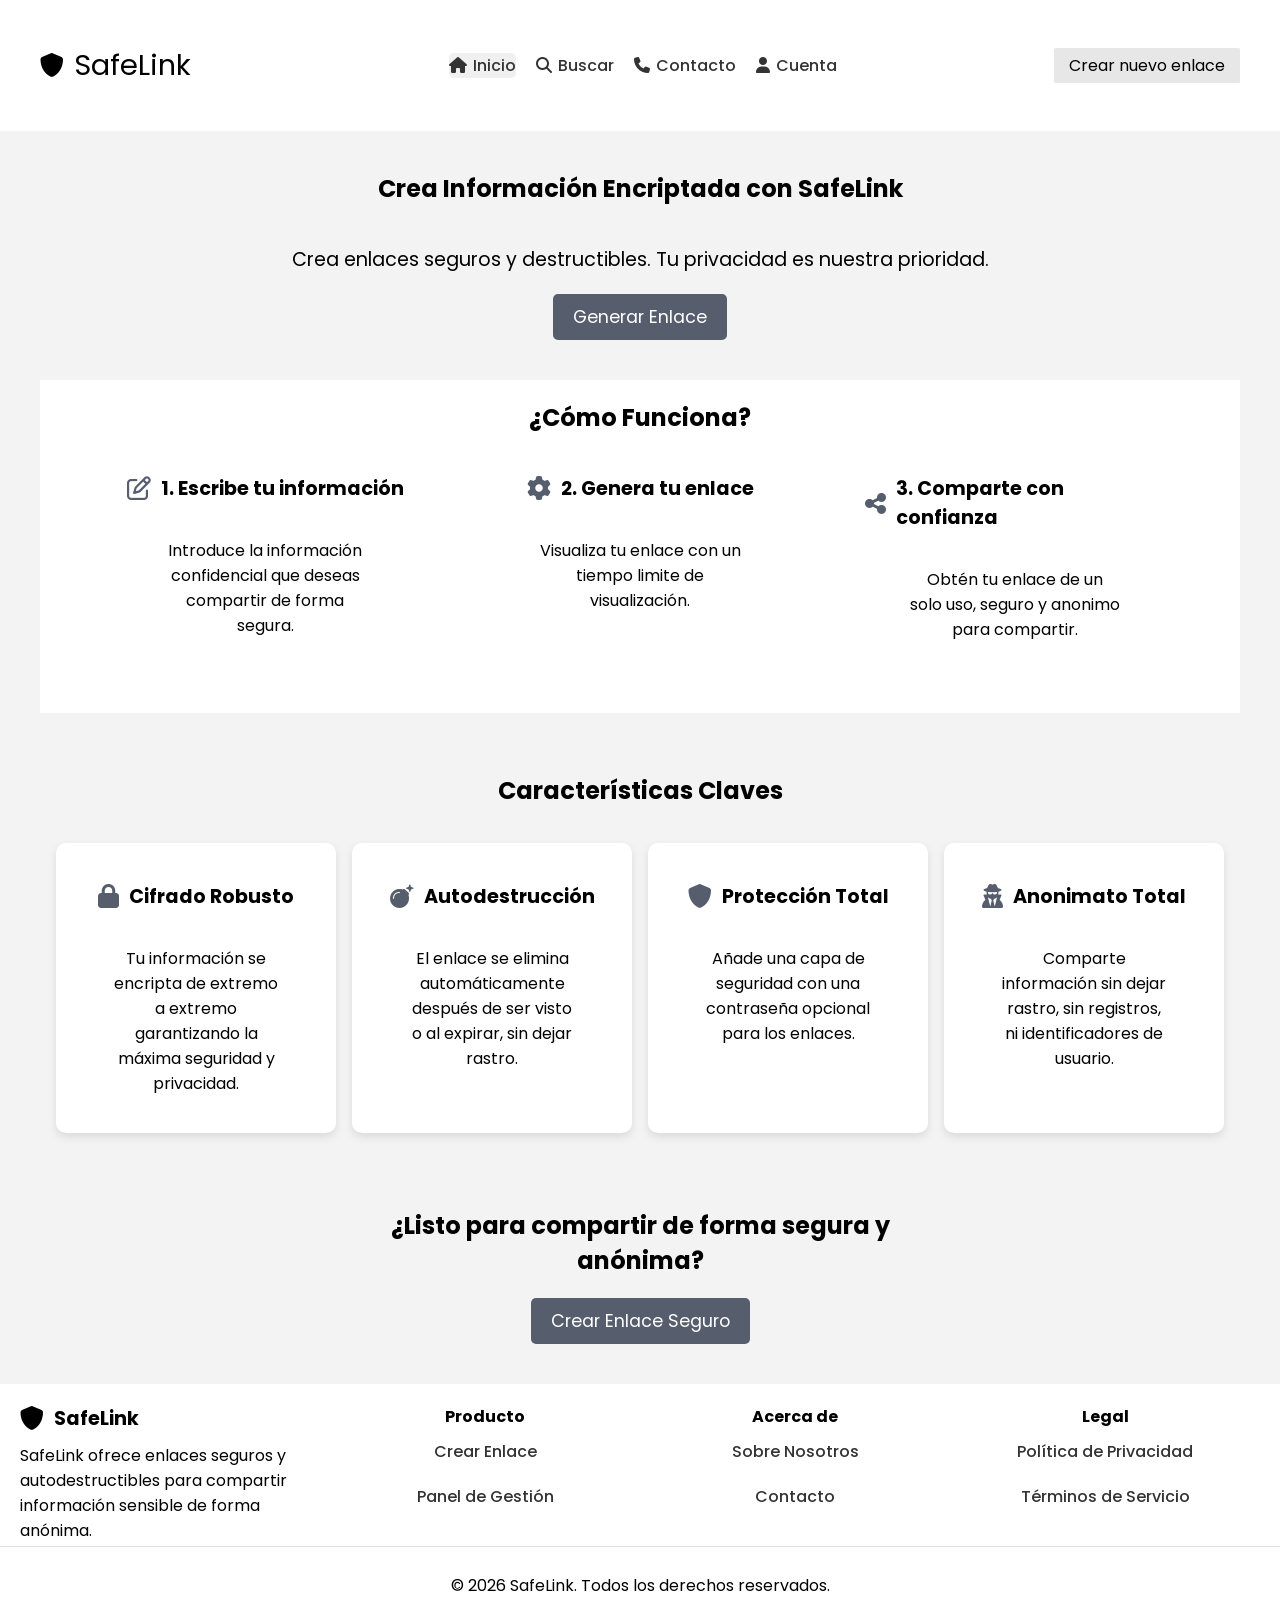
<file: index.html>
<!DOCTYPE html>
<html lang="en">
<head>
    <meta charset="UTF-8">
    <meta name="viewport" content="width=device-width, initial-scale=1.0">
    <title>SafeLink - Inicio</title>
    <link rel="shortcut icon" href="./assets/images/secut.ico" type="image/x-icon">
    <!-- LINK CSS -->
    <link rel="stylesheet" href="./css/style.css">
    <!-- FONT AWESOME -->
    <link rel="stylesheet" href="https://cdnjs.cloudflare.com/ajax/libs/font-awesome/6.4.0/css/all.min.css">
    <!-- FONT-POPPINS -->
    <link rel="preconnect" href="https://fonts.googleapis.com">
    <link rel="preconnect" href="https://fonts.gstatic.com" crossorigin>
    <link href="https://fonts.googleapis.com/css2?family=Poppins:ital,wght@0,100;0,200;0,300;0,400;0,500;0,600;0,700;0,800;0,900;1,100;1,200;1,300;1,400;1,500;1,600;1,700;1,800;1,900&display=swap" rel="stylesheet">

</head>
<body>  
    <!-- HEADER -->
    <header class="header">
        <div class="header__cont">
            <section class="shield">
                <i class="fa-solid fa-shield shield__icon"></i>
                <h1 class="header__title">SafeLink</h1>
            </section>
            <nav class="header__nav">
                <ul class="header__list">
                    <!-- HOME -->
                    <li class="header__item header-fondo">
                        <a href="./index.html" class="header__link"><i class="fa-solid fa-house header__icon"></i>Inicio</a>
                    </li>
                    <!-- SEARCH -->
                    <li class="header__item">
                        <a href="#" class="header__link"><i class="fa-solid fa-magnifying-glass header__icon"></i>Buscar</a>
                    </li>
                    <!-- CONTACT -->
                    <li class="header__item">
                        <a href="#" class="header__link"><i class="fa-solid fa-phone header__icon"></i>Contacto</a>
                    </li>
                    <!-- ACCOUNT -->
                    <li class="header__item">
                        <a href="#" class="header__link"><i class="fa-solid fa-user header__icon"></i>Cuenta</a>
                    </li>
                </ul>
            </nav>
            
            <button class="header__button"><a href="./pages/formulario.php">Crear nuevo enlace</a></button>
            <!-- Hamburguesa -->
            <button id="menubtn" class="button-burger">
                <svg xmlns=" http://www.w3.org/2000/svg" class="h-6 w-6" fill="none"
                    viewBox="0 0 24 24" stroke="currentColor">
                    <path stroke-linecap="round" stroke-linejoin="round" stroke-width="2" d="M4 6h16M4 12h16m-7 6h7" />
                </svg>
            </button>
        </div>
        <nav id="mobilemenu" class="mobile-menu mobile-menu--hidden">
            <a href="./index.html" class="mobile-menu__link">Inicio</a>
            <a href="./pages/formulario.php" class="mobile-menu__link">Crear Enlace</a>
            <a href="#" class="mobile-menu__link">Acerca de</a>
            <a href="#" class="mobile-menu__link">Contacto</a>
        </nav>
    </header>

    <!-- MAIN -->
    <main class="main">
        <!-- CREAR INFORMACIÓN -->
        <section class="create">
            <h2 class="safe__title">Crea Información Encriptada con SafeLink</h2>
            <p class="create__text">Crea enlaces seguros y destructibles. Tu privacidad es nuestra prioridad.</p>
            <button class="create__button"><a href="./pages/formulario.php">Generar Enlace</a></button>
        </section>
        <!-- CÓMO FUNCIONA -->
        <section class="works">
            <h2 class="safe__title">¿Cómo Funciona?</h2>
            <article class="cards">
                <!-- ESCRIBE -->
                <div class="card">
                    <div class="shield">
                        <i class="fa-regular fa-pen-to-square safe__icon"></i>
                        <h3 class="safe__subtitle">1. Escribe tu información</h3>
                    </div>
                    <p class="safe__text safe__mod">Introduce la información confidencial que deseas compartir de forma segura.</p>
                </div>
                <!-- GENERA -->
                <div class="card">
                    <div class="shield">
                        <i class="fa-solid fa-gear safe__icon"></i>
                        <h3 class="safe__subtitle">2. Genera tu enlace </h3>
                    </div>
                    <p class="safe__text safe__mod">Visualiza tu enlace con un tiempo limite de visualización. </p>
                </div>
                <!-- COMPARTE -->
                <div class="card">
                    <div class="shield">
                        <i class="fa-solid fa-share-nodes safe__icon"></i>
                        <h3 class="safe__subtitle">3. Comparte con confianza</h3>
                    </div>
                    <p class="safe__text safe__mod">Obtén tu enlace de un solo uso, seguro y anonimo para compartir.</p>
                </div>
            </article>
        </section>

        <!-- CARACTERÍSTICAS CLAVES -->
        <section class="keys">
            <h2 class="safe__title">Características Claves</h2>
            <article class="cards">
                <!-- CIFRADO -->
                <div class="keys-card">
                    <div class="shield">
                        <i class="fa-solid fa-lock safe__icon keys__icon"></i>
                        <h3 class="keys__subtitle">Cifrado Robusto</h3>
                    </div>
                    <p class="safe__text">Tu información se encripta de extremo a extremo garantizando la máxima seguridad y privacidad.</p>
                </div>
                <!-- AUTODESTRUCCIÓN -->
                <div class="keys-card">
                    <div class="shield">
                        <i class="fa-solid fa-bomb safe__icon keys__icon"></i>
                        <h3 class="keys__subtitle">Autodestrucción</h3>
                    </div>
                    <p class="safe__text">El enlace se elimina automáticamente después de ser visto o al expirar, sin dejar rastro.</p>
                </div>
                <!-- PROTECCIÓN -->
                <div class="keys-card">
                    <div class="shield">
                        <i class="fa-solid fa-shield safe__icon keys__icon"></i>
                        <h3 class="keys__subtitle">Protección Total</h3>
                    </div>
                    <p class="safe__text">Añade una capa de seguridad con una contraseña opcional para los enlaces.</p>
                </div>
                <!-- ANONIMATO -->
                <div class="keys-card">
                    <div class="shield">
                        <i class="fa-solid fa-user-secret safe__icon keys__icon"></i>
                        <h3 class="keys__subtitle">Anonimato Total</h3>
                    </div>
                    <p class="safe__text">Comparte información sin dejar rastro, sin registros, ni identificadores de usuario.</p>
                </div>
            </article>
        </section>
        <!-- LISTO -->
        <section class="ready">
            <h2 class="safe__title">¿Listo para compartir de forma segura y anónima?</h2>
            <button class="create__button"><a href="./pages/formulario.php">Crear Enlace Seguro</a></button>
        </section> 
    </main>

    <!-- FOOTER -->
    <footer class="footer">
        <!-- FOOTER-TOP -->
        <section class="footer-top">
            <article class="top__card top-mod">
                <div class="shield">
                    <i class="fa-solid fa-shield shield__icon"></i>
                    <h3 class="footer__title">SafeLink</h3>
                </div>
                <p class="top__text">SafeLink ofrece enlaces seguros y autodestructibles para compartir información sensible de forma anónima.</p>
            </article>
            <!-- PRODUCTO -->
            <article class="top__card">
                <h3 class="top__title">Producto</h3>
                <ul class="footer__list">
                    <li class="footer__item"><a class="footer__link" href="#">Crear Enlace</a></li>
                    <li class="footer__item"><a class="footer__link" href="#">Panel de Gestión</a></li>
                </ul>
            </article>
            <!-- ACERCA DE -->
            <article class="top__card">
                <h3 class="top__title">Acerca de</h3>
                <ul class="footer__list">
                    <li class="footer__item"><a class="footer__link" href="#">Sobre Nosotros</a></li>
                    <li class="footer__item"><a class="footer__link" href="#">Contacto</a></li>
                </ul>
            </article>
            <!-- LEGAL -->
            <article class="top__card">
                <h3 class="top__title">Legal</h3>
                <ul class="footer__list">
                    <li class="footer__item"><a class="footer__link" href="#">Política de Privacidad</a></li>
                    <li class="footer__item"><a class="footer__link" href="#">Términos de Servicio</a></li>
                </ul>
            </article>
        </section>

        <!-- FOOTER-BOTTOM -->
        <section class="footer-bottom">
            <p class="bottom__text">© 2026 SafeLink. Todos los derechos reservados.</p>
        </section>
    </footer>
    <script src="./js/script.js"></script>
</body>
</html>
</file>
<file: css/style.css>
* {
    box-sizing: border-box;
    font-family: "Poppins";
}
body {
    margin: 0;
    padding: 0;
    background-color: #f3f3f3;
}

/** HEADER **/
.header {
    grid-area: header;
    padding: 0 20px;
    width: 100%;
    background-color: #fff;
}
.header__cont {
    display: flex;
    justify-content: space-between;
    align-items: center;
    padding: 20px;
}
.shield {
    display: flex;
    align-items: center;
    gap: 10px;
    font-weight: normal;
}
.header__title{
    font-size: 1.5rem;
    font-weight: normal;
}
/** HEADER-MENÚ **/
.header__nav {
    display: none;
}
.header__list{
    display: flex;
    gap: 20px;
}
.header-fondo {
    background-color: #f0f0f0;
    padding: 15px;
    border-radius: 5px; 
}
.header__item {
    list-style: none;
    padding: 0;
    margin: 0;

}
.header__link {
    text-decoration: none;
    color: #333;
    font-weight: 500;
    transition: color 0.3s ease;
    display: flex;
    align-items: center;
    gap: 6px;
    font-size: 0.8rem;
    transition: transform 0.3s ease, letter-spacing 0.3s ease;
}
.header__link:hover {
   transform: scale(1.01);
   letter-spacing: 0.2px;
}

.header__button {
    display: none;
    cursor: pointer;
    border: none;
    outline: none;
    background-color: #e7e7e7;
    border-radius: 2%;
    padding: 5px 15px;
    font-size: 0.8rem;
}

/** MENÚ DE HAMBURGUESA **/
.button-burger {
    cursor: pointer;
    background: none;
    border: none;
    outline: none;
    padding: 5px;
    color: #333;  
    width: 36px;
    height: 36px;
    transition: transform 0.3s ease;
}

.button-burger:active {
    transform: scale(0.85);
}

/* MENÚ MÓVIL */
.mobile-menu {
    display: flex;
    flex-direction: column;
    align-items: center;
    gap: 8px;
    padding: 12px 0;
    border-top: 1px solid #e0e0e0;
    overflow: hidden;
    max-height: 300px;
    opacity: 1;
    transition: max-height 0.35s ease, opacity 0.3s ease, padding 0.3s ease;
}

.mobile-menu--hidden {
    max-height: 0;
    opacity: 0;
    padding: 0;
    border-top: none;
}

.mobile-menu__link {
    text-decoration: none;
    color: #333;
    font-weight: 500;
    padding: 8px 20px;
    border-radius: 5px;
    transition: background-color 0.3s, transform 0.3s;
    width: 100%;
    text-align: center;
    font-size: 0.9rem;
}

.mobile-menu__link:hover {
    background-color: #f0f0f0;
    transform: scale(1.05);
}

/** CONTAINER **/
.main {
    min-width: 480px;
    max-width: 1200px;
    margin: 0 auto;
    display: grid;
    grid-template-areas: 
    "create"
    "works"
    "keys"
    "ready";
    background-color: #f3f3f3;
}
a {
    text-decoration: none;
    color: inherit;
}

/** SECTION CREATE **/
.create {
    grid-area: create;
    display: flex;
    flex-direction: column;
    align-items: center;
    width: 100%;
    margin: 20px 0;
  
}
.safe__title {
    font-size: 1.2rem;
    margin-bottom: 20px;
    text-align: center;
    width: 50%;
}
.create__text {
    font-size: 0.9rem;
    margin-bottom: 20px;
    text-align: center;
    width: 70%;
}

.create__button {
    padding: 10px 20px;
    font-size: 0.8rem;
    background-color: #565d6d;
    color: white;
    border: none;
    border-radius: 5px;
    cursor: pointer;
    transition: background-color 0.3s ease, transform 0.2s ease;
}
.create__button:hover {
    background-color: #434a5e;
    transform: scale(1.01);
}

/** SECTION WORKS **/
.works {
    grid-area: works;
    display: flex;
    flex-direction: column;
    align-items: center;
    width: 100%;
    margin: 20px 0;
     background-color: #fff;
}
.cards{
    width: 100%;
    display: flex;
    flex-direction: column;
    align-items: center;
    justify-content: center;
}
.card{
    display: flex;
    flex-direction: column;
    align-items: center;
    width: 100%;
}
.safe__icon{
    font-size: 1.3em;
    color: #565d6d;
}
.safe__subtitle{
    font-size: 1.1rem;
}
.safe__text{
    font-size: 0.9rem;
    text-align: center;
    width: 70%;
}

/** SECTION KEYS **/
.keys {
    grid-area: keys;
    display: flex;
    flex-direction: column;
    align-items: center;
    width: 100%;
    margin: 20px 0;
}
.keys-card {
    display: flex;
    flex-direction: column;
    align-items: center;
    width: 100%;
    background-color: #fff;
    padding: 20px;
    border-radius: 10px;
    box-shadow: 0 4px 8px rgba(0, 0, 0, 0.1);
    margin: 15px 0;
    transition: transform 0.8s ease, box-shadow 0.3s ease;
    cursor: pointer;
}
.keys__subtitle{
    font-size: 1.1rem;
}

.keys-card:hover {
    box-shadow: 0 6px 12px rgba(0, 0, 0, 0.15);
    transform: translateY(2px) scale(1.01);
}
/** READY **/
.ready {
    grid-area: ready;
    display: flex;
    flex-direction: column;
    align-items: center;
    width: 100%;
    margin: 20px 0 40px 0;
}

/** FOOTER **/
.footer{
    background-color: #fff;
    display: flex;
    flex-direction: column;
    align-items: center;
   
}
/* TOP */
.footer-top {
    margin-top: 20px;
    padding: 0 20px;
    display: none;
    flex-direction: column;
    justify-content: space-between;
    align-items: center;
}
.top__card {
    display: flex;
    flex-direction: column;
    align-items: center;
    gap: 10px;
    width: 50%;
    height: 122.8px;
}
.top__text {
    font-size: 0.8rem;
    margin: 0;
}
.footer__title {
    font-size: 1.1rem;
    margin: 0;
}
.top__title {
    font-size: 1rem;
    margin: 0;
}
.footer__list {
    display: flex;
    flex-direction: column;
    align-items: center;
    gap: 20px;
    padding: 0;
    margin: 0;
}
.footer__item {
    list-style: none;
}
.footer__link {
    text-decoration: none;
    color: #333;
    font-weight: 500;
    transition: color 0.3s ease, text-decoration 0.3s ease;
    font-size: 0.8rem;
}
.footer__link:hover {
    color: #565d6d;
    text-decoration: underline;
}
.footer-bottom {
    width: 100%;
    border-top: 1px solid #e0e0e0;
    padding-top: 10px;
}

.bottom__text{
    text-align: center;
    font-size: 0.8rem;
}

/*** BREAKPOINTS 576, 768(quitar menu), 992(hacer mas grande), 1200 ***/

/** BREAKPOINT 576px **/
@media screen and (min-width: 576px) {
    .footer-top {
        display: flex;
    }
    .footer-bottom {
        margin-top: 20px;
    }
}
/** BREAKPOINT 768px **/
@media screen and (min-width: 768px) {
    /* HEADER */
    .header__nav {
        display: flex;
    }
    .header__button{
        display: block;
    }
    .button-burger {
        display: none;
    }
    .mobile-menu {
        display: none;
    }

    /* WORKS */
    .cards {
        flex-direction: row;
        flex-wrap: wrap;
        justify-content: space-evenly;
    }
    .keys-card {
        width: 350px;
        height: 216.8px;
    }

    /* FOOTER */
    .footer-top {
        flex-direction: row;
    }
    .top-mod {
        align-items: flex-start;
    }

    .footer__cont {
        display: flex;
        align-items: flex-start;
    }
}

/** BREAKPOINT 992px **/
@media screen and (min-width: 992px) {
    /* HEADER */
    .header__link {
        font-size: 1rem;
    }
    .header__button {
        font-size: 1rem;
    }
    .header__nav{
        gap: 40px;
    }
    .shield__icon {
        font-size: 1.5em;
    }
    /* MAIN */
    .main {
        grid-template-areas: 
        "create create"
        "works works"
        "keys keys"
        "ready ready";
    }
    .safe__title {
        font-size: 1.4rem;
    }
    .create__text{
        font-size: 1.1rem;
    }

    .create__button {
        font-size: 1rem;
    }
    /* FUNCIONA */
    .card {
        width: 300px;
        margin-bottom: 30px;
        height: 228px;
        transition: width 0.3s ease, height 0.3s ease;
    }
    .safe__mod {
        font-size: 1rem;
    }
    /* KEYS */
    .keys-card {
        width: 240px;
        height: 280px;
    }
    .keys__icon {
        font-size: 0.9em;
    }


    /* FOOTER */
    .top__text {
        font-size: 0.9rem;
    }
     .footer__link {
        font-size: 0.9rem;
    }
    .bottom__text {
       font-size: 0.9rem;
    }
}

/* BREAKPOINT 1200px */
@media screen and (min-width: 1200px) {
    .header__title{
        font-size: 1.8rem;
    }
    .safe__icon {
        font-size: 1.5em;
        transition: font-size 0.3s ease;
    }
    .safe__text {
        font-size: 1rem;
    }
    .safe__title {
        font-size: 1.5rem;
    }
    .safe__subtitle {
        font-size: 1.2rem;
    }
    .create__text{
        font-size: 1.2rem;
    }

    .create__button {
        font-size: 1.1rem;
    }
    .keys-card {
        width: 280px;
        height: 290px;
        transition: width 0.3s ease, height 0.3s ease;
    }
    .keys__subtitle {
        font-size: 1.2rem;
    }
    /* FOOTER */
    .top__text {
        font-size: 1rem;
    }
     .footer__link {
        font-size: 1rem;
    }
    .footer__title {
        font-size: 1.2rem;
    }
    .bottom__text {
       font-size: 1rem;
    }
}
</file>
